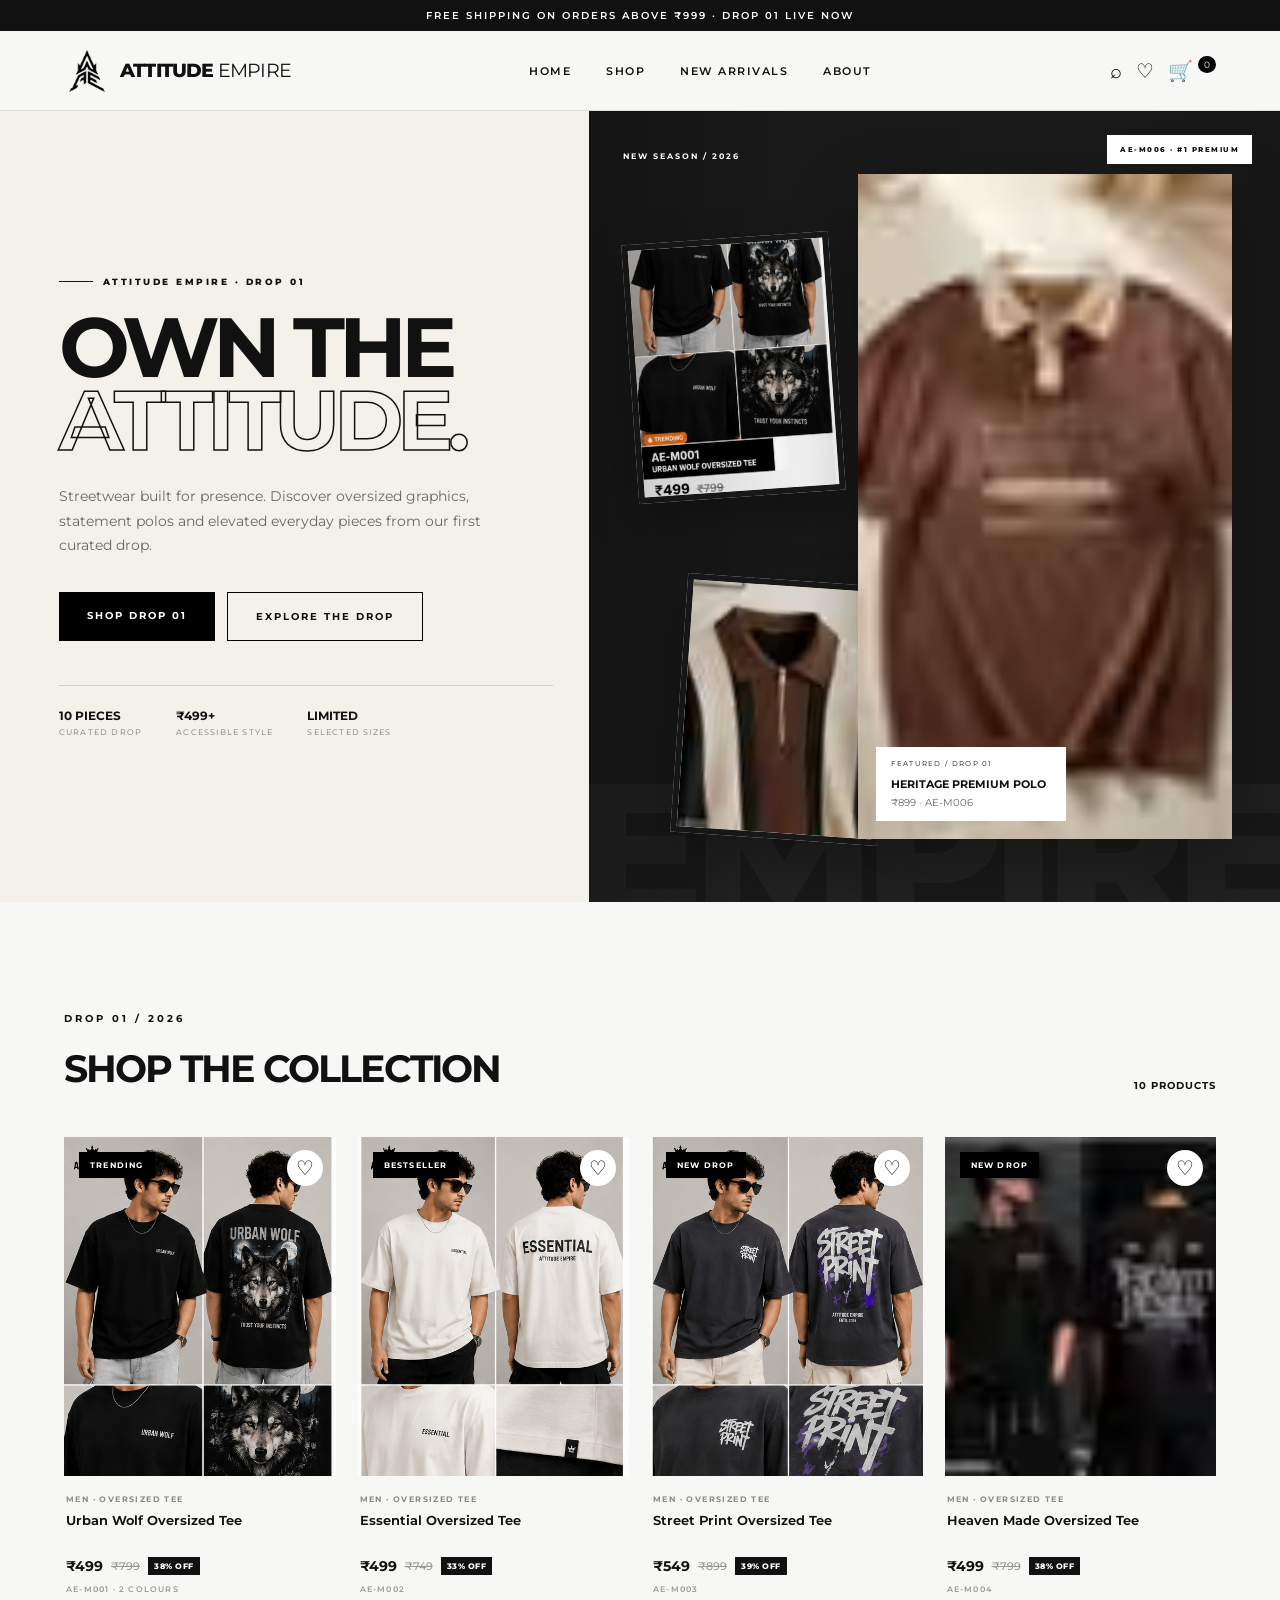
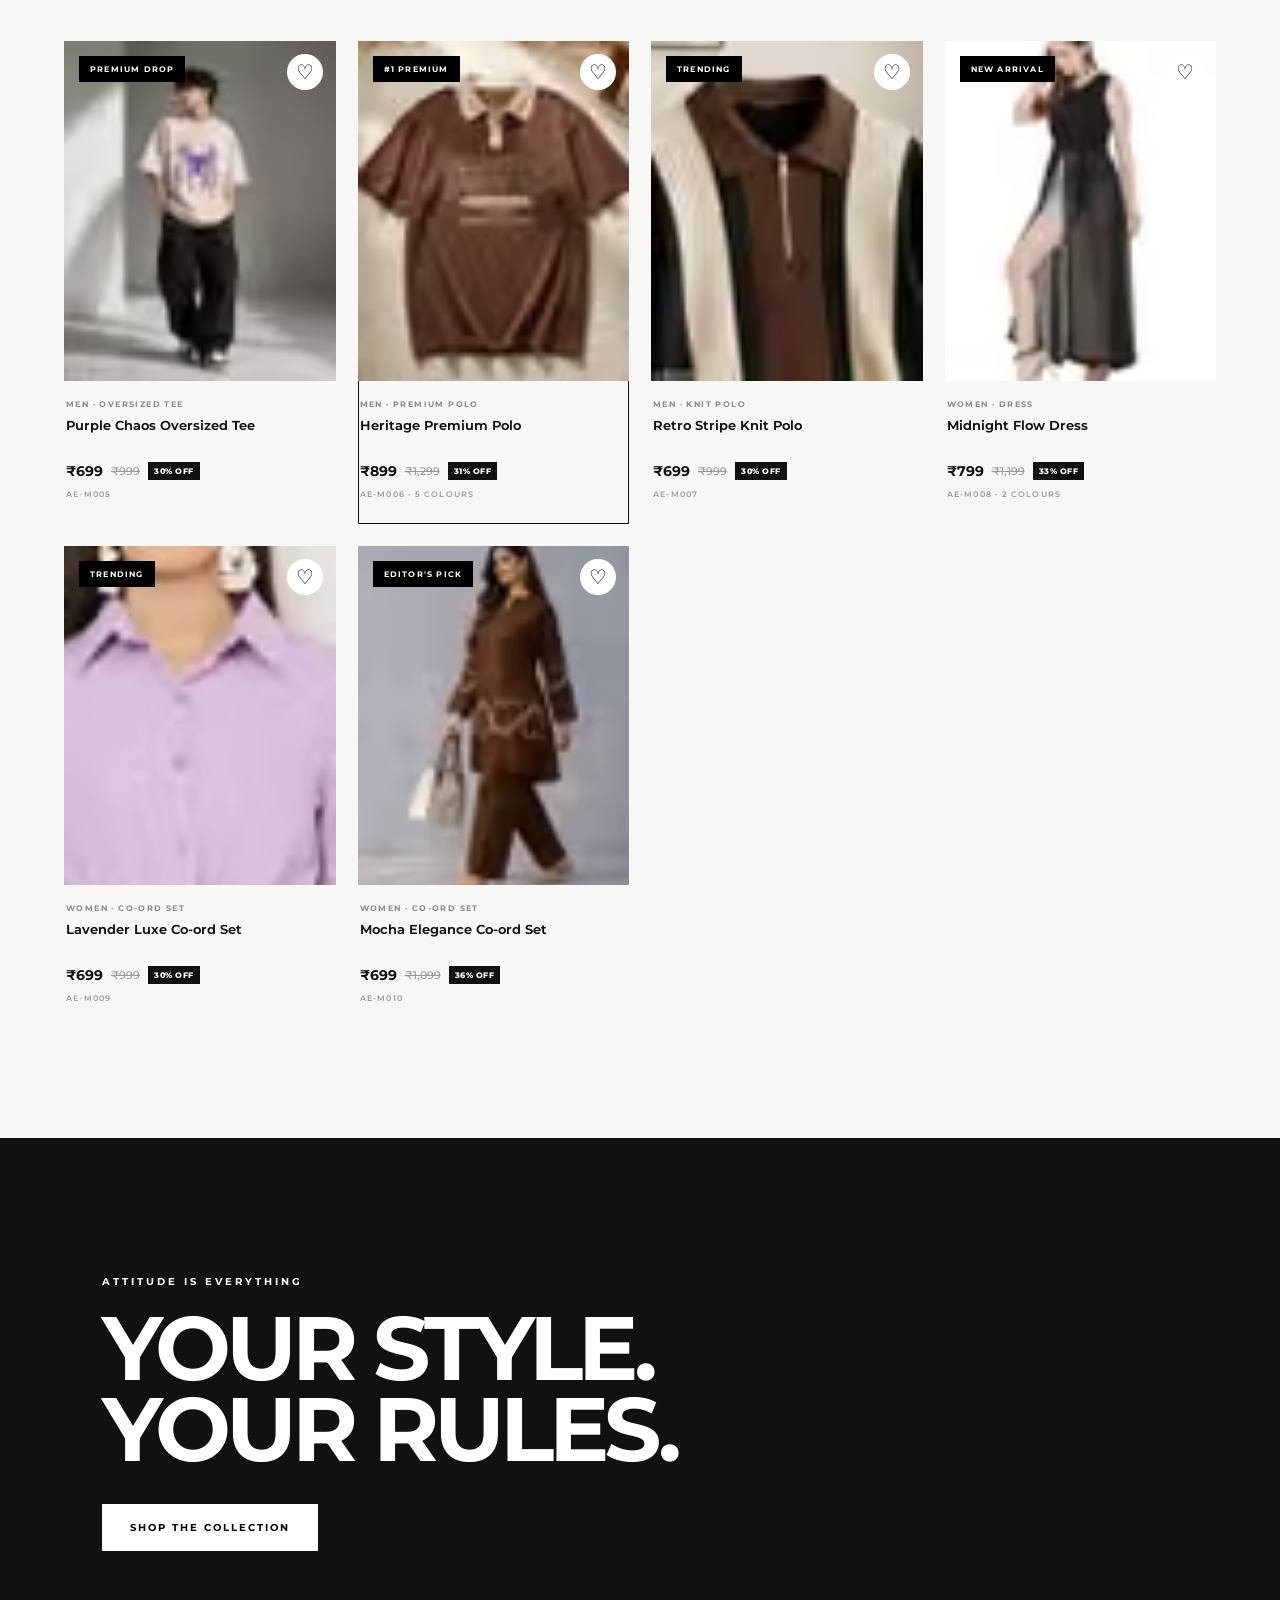
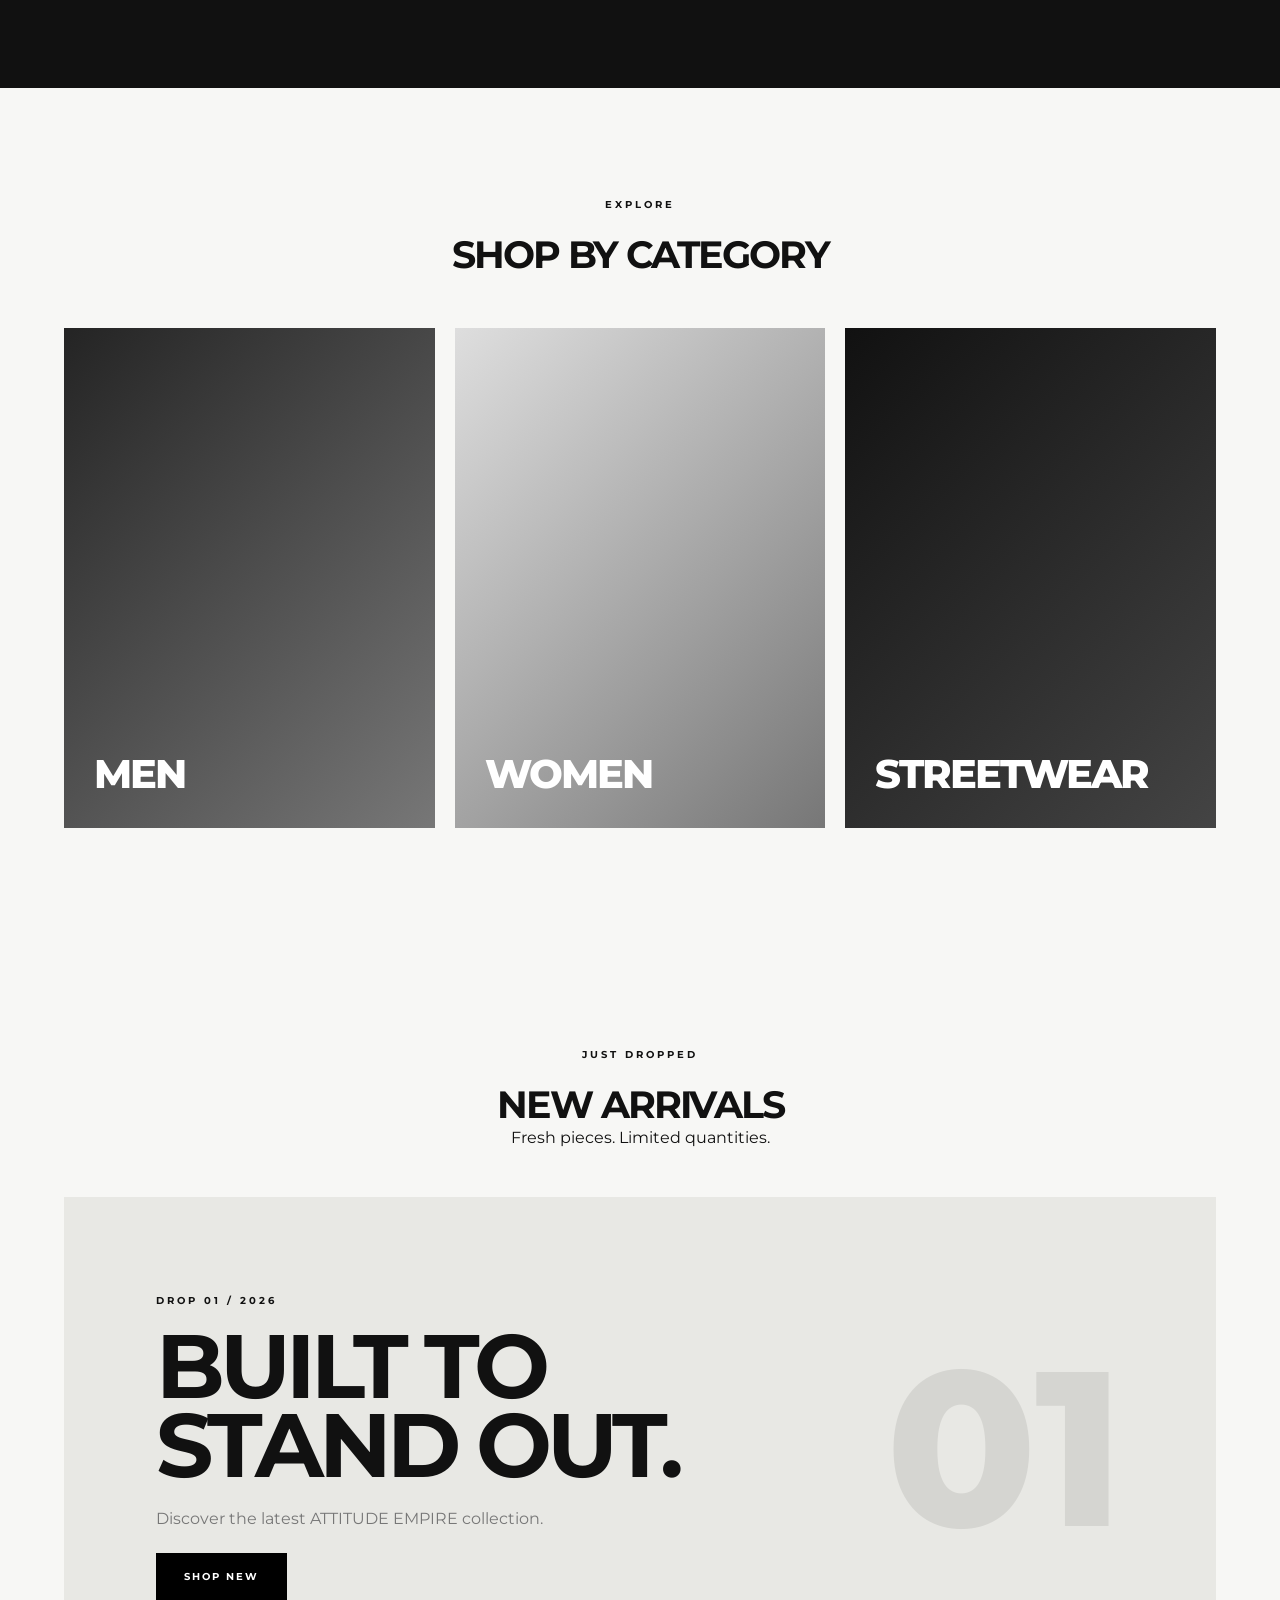
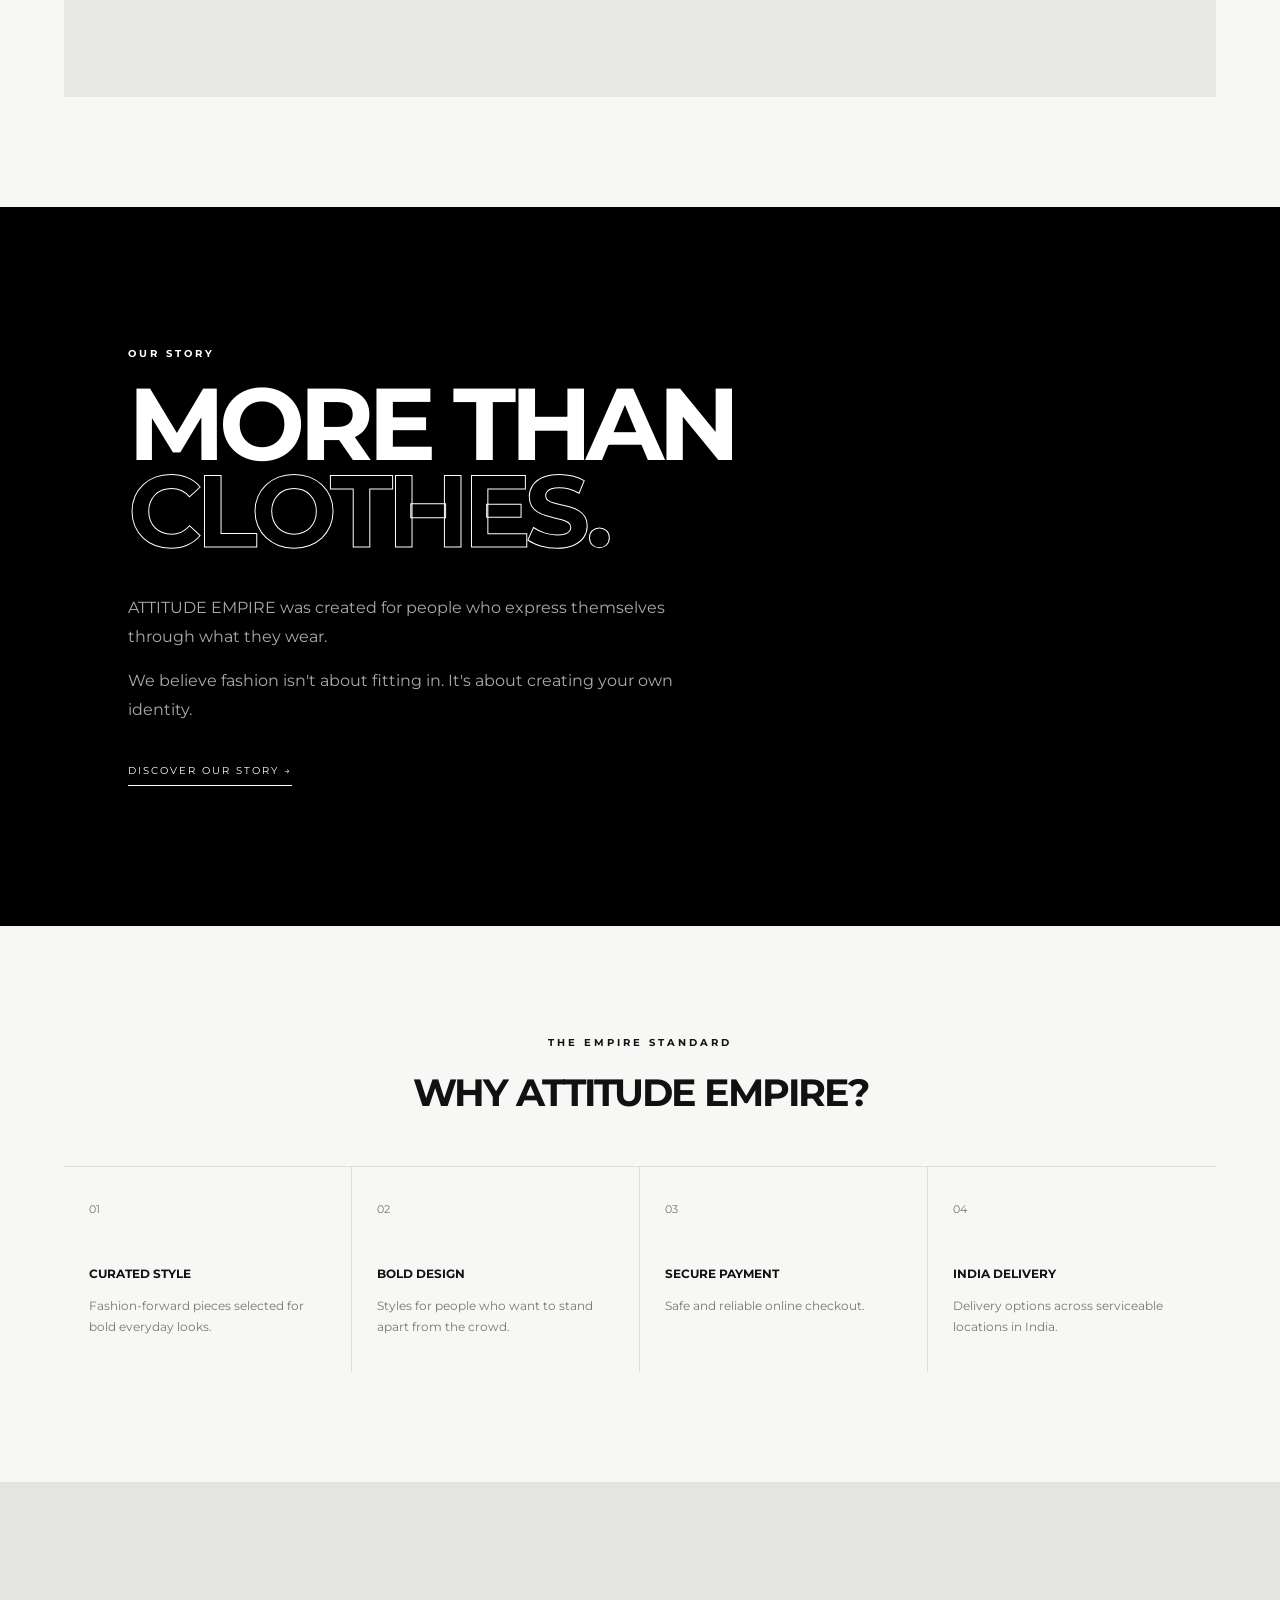
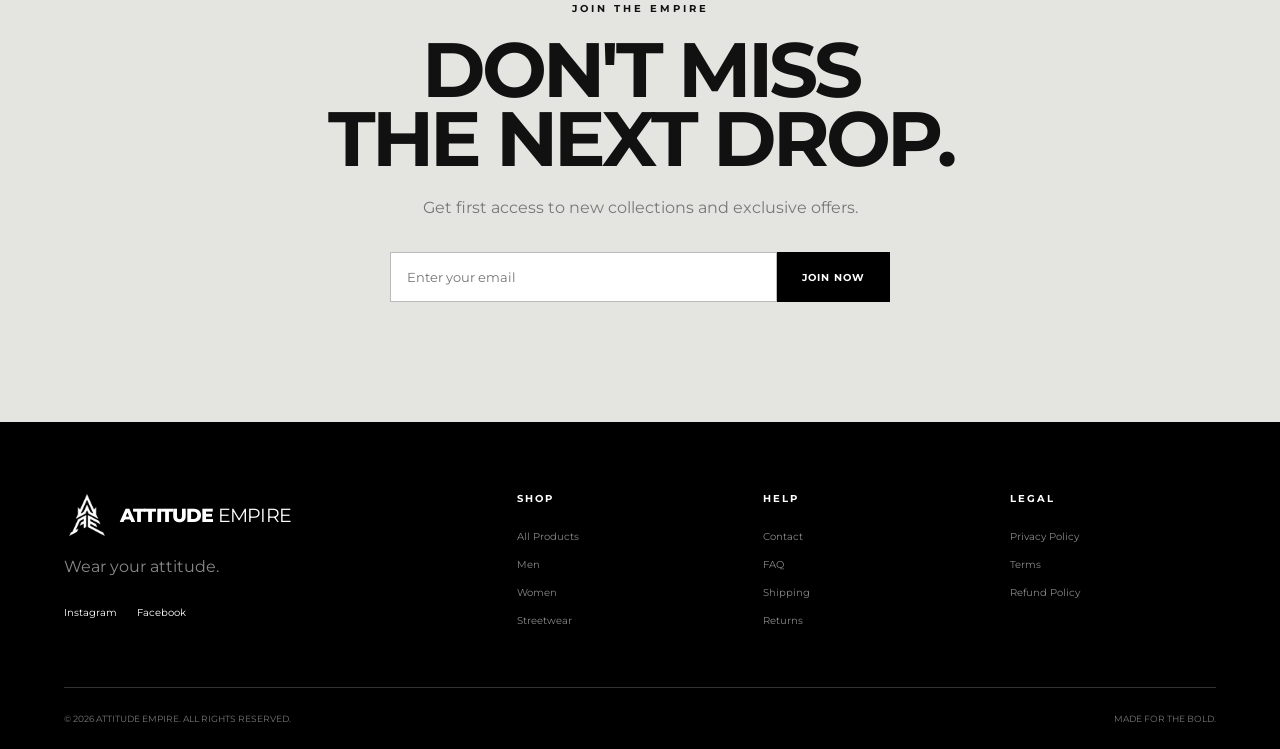
<file: index.html>
<!DOCTYPE html>
<html lang="en">
<head>
  <meta charset="UTF-8">
  <meta name="viewport" content="width=device-width, initial-scale=1.0">
  <title>ATTITUDE EMPIRE | Wear Your Attitude</title>
  <meta name="description" content="ATTITUDE EMPIRE - Premium streetwear designed for those who don't follow the crowd.">
  <link rel="icon" type="image/png" sizes="64x64" href="assets/favicon.png">
  <link rel="apple-touch-icon" sizes="180x180" href="assets/apple-touch-icon.png">
  <link rel="preconnect" href="https://fonts.googleapis.com">
  <link rel="preconnect" href="https://fonts.gstatic.com" crossorigin>
  <link href="https://fonts.googleapis.com/css2?family=Montserrat:wght@400;500;600;700;800&display=swap" rel="stylesheet">
  <link rel="stylesheet" href="style.css">
  <link rel="stylesheet" href="hero.css">
</head>
<body>
  <div class="announcement">FREE SHIPPING ON ORDERS ABOVE ₹999 · DROP 01 LIVE NOW</div>
  <header class="navbar"><a href="#home" class="logo" aria-label="ATTITUDE EMPIRE home"><img src="assets/attitude-empire-logo.png" alt="" width="52" height="52"><span class="logo-wordmark"><strong>ATTITUDE</strong> EMPIRE</span></a><nav class="desktop-nav"><a href="#home">HOME</a><a href="#shop">SHOP</a><a href="#new">NEW ARRIVALS</a><a href="#about">ABOUT</a></nav><div class="nav-actions"><button id="searchBtn" aria-label="Search">⌕</button><button aria-label="Wishlist">♡</button><button id="cartBtn" aria-label="Cart">🛒 <span id="cartCount">0</span></button><button id="menuBtn" class="mobile-menu-btn" aria-label="Menu">☰</button></div></header>
  <div id="mobileMenu" class="mobile-menu"><a href="#home">HOME</a><a href="#shop">SHOP</a><a href="#new">NEW ARRIVALS</a><a href="#about">ABOUT</a><a href="#contact">CONTACT</a></div>
  <div id="searchPanel" class="search-panel"><input type="text" id="searchInput" placeholder="Search products..."><button id="closeSearch">✕</button></div>
  <main>
    <section id="home" class="campaign-hero"><div class="campaign-copy"><div class="campaign-kicker">ATTITUDE EMPIRE · DROP 01</div><h1>OWN THE<br><em>ATTITUDE.</em></h1><p class="campaign-description">Streetwear built for presence. Discover oversized graphics, statement polos and elevated everyday pieces from our first curated drop.</p><div class="campaign-actions"><a class="btn btn-dark" href="#shop">SHOP DROP 01</a><a class="btn btn-outline" href="#new">EXPLORE THE DROP</a></div><div class="campaign-meta"><div><strong>10 PIECES</strong><span>CURATED DROP</span></div><div><strong>₹499+</strong><span>ACCESSIBLE STYLE</span></div><div><strong>LIMITED</strong><span>SELECTED SIZES</span></div></div></div><div class="campaign-visual"><div class="hero-drop-tag">NEW SEASON / 2026</div><div class="hero-premium-tag">AE-M006 · #1 PREMIUM</div><div class="campaign-bg-word">EMPIRE</div><div class="hero-float-card hero-float-one"><img src="assets/products/AE-M001-Urban-Wolf.png" alt="Urban Wolf Oversized Tee"></div><div class="hero-float-card hero-float-two"><img src="assets/products/AE-M007-1.png" alt="Retro Stripe Knit Polo"></div><div class="hero-main-card"><img src="assets/products/AE-M006-brown-1.png" alt="Heritage Premium Polo"><div class="hero-main-label"><small>FEATURED / DROP 01</small><strong>HERITAGE PREMIUM POLO</strong><span>₹899 · AE-M006</span></div></div></div></section>
    <section id="shop" class="section"><div class="section-heading"><div><p class="eyebrow">DROP 01 / 2026</p><h2>SHOP THE COLLECTION</h2></div><span class="view-all">10 PRODUCTS</span></div><div id="products" class="product-grid">
      <article class="product-card" data-name="Urban Flame Oversized Tee White Black AE-M001"><div class="product-image"><span class="badge">TRENDING</span><button class="wishlist">♡</button><div class="product-placeholder">URBAN FLAME</div><button class="quick-add" data-product-id="AE-M001">SELECT OPTIONS</button></div><div class="product-info"><small>MEN · OVERSIZED TEE</small><h3>Urban Flame Oversized Tee</h3><p><strong>₹499</strong></p><span>AE-M001 · 2 COLOURS</span></div></article>
      <article class="product-card" data-name="Shadow Bunny Oversized Tee Black AE-M002"><div class="product-image"><span class="badge">NEW DROP</span><button class="wishlist">♡</button><div class="product-placeholder">SHADOW BUNNY</div><button class="quick-add" data-product-id="AE-M002">SELECT OPTIONS</button></div><div class="product-info"><small>MEN · OVERSIZED TEE</small><h3>Shadow Bunny Oversized Tee</h3><p><strong>₹499</strong></p><span>AE-M002</span></div></article>
      <article class="product-card" data-name="Taurus Oversized Graphic Tee Black AE-M003"><div class="product-image"><span class="badge">HOT DROP</span><button class="wishlist">♡</button><div class="product-placeholder">TAURUS</div><button class="quick-add" data-product-id="AE-M003">SELECT OPTIONS</button></div><div class="product-info"><small>MEN · OVERSIZED TEE</small><h3>Taurus Oversized Graphic Tee</h3><p><strong>₹499</strong></p><span>AE-M003</span></div></article>
      <article class="product-card" data-name="Heaven Made Oversized Tee Black AE-M004"><div class="product-image"><span class="badge">NEW DROP</span><button class="wishlist">♡</button><div class="product-placeholder">HEAVEN MADE</div><button class="quick-add" data-product-id="AE-M004">SELECT OPTIONS</button></div><div class="product-info"><small>MEN · OVERSIZED TEE</small><h3>Heaven Made Oversized Tee</h3><p><strong>₹499</strong></p><span>AE-M004</span></div></article>
      <article class="product-card" data-name="Purple Chaos Oversized Tee Beige Cream AE-M005"><div class="product-image"><span class="badge">PREMIUM DROP</span><button class="wishlist">♡</button><div class="product-placeholder">PURPLE CHAOS</div><button class="quick-add" data-product-id="AE-M005">SELECT OPTIONS</button></div><div class="product-info"><small>MEN · OVERSIZED TEE</small><h3>Purple Chaos Oversized Tee</h3><p><strong>₹699</strong></p><span>AE-M005</span></div></article>
      <article class="product-card premium-card" data-name="Heritage Premium Polo Brown White Black Beige Navy AE-M006"><div class="product-image"><span class="badge">#1 PREMIUM</span><button class="wishlist">♡</button><div class="product-placeholder">HERITAGE POLO</div><button class="quick-add" data-product-id="AE-M006">SELECT OPTIONS</button></div><div class="product-info"><small>MEN · PREMIUM POLO</small><h3>Heritage Premium Polo</h3><p><strong>₹899</strong></p><span>AE-M006 · 5 COLOURS</span></div></article>
      <article class="product-card" data-name="Retro Stripe Knit Polo Black Cream Brown AE-M007"><div class="product-image"><span class="badge">TRENDING</span><button class="wishlist">♡</button><div class="product-placeholder">RETRO STRIPE</div><button class="quick-add" data-product-id="AE-M007">SELECT OPTIONS</button></div><div class="product-info"><small>MEN · KNIT POLO</small><h3>Retro Stripe Knit Polo</h3><p><strong>₹699</strong></p><span>AE-M007</span></div></article>
      <article class="product-card" data-name="Midnight Flow Dress Black Blush Pink AE-M008"><div class="product-image"><span class="badge">NEW ARRIVAL</span><button class="wishlist">♡</button><img class="product-photo" src="assets/ae-m008-black-1.png" alt="Midnight Flow Dress in black"><button class="quick-add" data-product-id="AE-M008">SELECT OPTIONS</button></div><div class="product-info"><small>WOMEN · DRESS</small><h3>Midnight Flow Dress</h3><p><strong>₹799</strong></p><span>AE-M008 · 2 COLOURS</span></div></article>
      <article class="product-card" data-name="Lavender Luxe Co-ord Set Lilac AE-M009"><div class="product-image"><span class="badge">TRENDING</span><button class="wishlist">♡</button><img class="product-photo" src="assets/ae-m009-1.png" alt="Lavender Luxe Co-ord Set"><button class="quick-add" data-product-id="AE-M009">SELECT OPTIONS</button></div><div class="product-info"><small>WOMEN · CO-ORD SET</small><h3>Lavender Luxe Co-ord Set</h3><p><strong>₹699</strong></p><span>AE-M009</span></div></article>
      <article class="product-card" data-name="Mocha Elegance Co-ord Set Chocolate Brown AE-M010"><div class="product-image"><span class="badge">EDITOR'S PICK</span><button class="wishlist">♡</button><img class="product-photo" src="assets/ae-m010-1.png" alt="Mocha Elegance Co-ord Set"><button class="quick-add" data-product-id="AE-M010">SELECT OPTIONS</button></div><div class="product-info"><small>WOMEN · CO-ORD SET</small><h3>Mocha Elegance Co-ord Set</h3><p><strong>₹699</strong></p><span>AE-M010</span></div></article>
    </div></section>
    <section class="statement"><div><p class="eyebrow">ATTITUDE IS EVERYTHING</p><h2>YOUR STYLE.<br>YOUR RULES.</h2><a href="#shop" class="btn btn-light">SHOP THE COLLECTION</a></div></section>
    <section class="section categories-section"><div class="center-heading"><p class="eyebrow">EXPLORE</p><h2>SHOP BY CATEGORY</h2></div><div class="category-grid"><a href="#shop" class="category-card"><div class="category-bg men"><span>MEN</span></div></a><a href="#shop" class="category-card"><div class="category-bg women"><span>WOMEN</span></div></a><a href="#shop" class="category-card"><div class="category-bg unisex"><span>STREETWEAR</span></div></a></div></section>
    <section id="new" class="section new-arrivals"><div class="center-heading"><p class="eyebrow">JUST DROPPED</p><h2>NEW ARRIVALS</h2><p>Fresh pieces. Limited quantities.</p></div><div class="new-arrival-box"><div><p class="eyebrow">DROP 01 / 2026</p><h2>BUILT TO<br>STAND OUT.</h2><p>Discover the latest ATTITUDE EMPIRE collection.</p><a href="#shop" class="btn btn-dark">SHOP NEW</a></div><div class="drop-number">01</div></div></section>
    <section id="about" class="about"><div class="about-content"><p class="eyebrow">OUR STORY</p><h2>MORE THAN<br><span>CLOTHES.</span></h2><p>ATTITUDE EMPIRE was created for people who express themselves through what they wear.</p><p>We believe fashion isn't about fitting in. It's about creating your own identity.</p><a href="#contact" class="text-link">DISCOVER OUR STORY →</a></div></section>
    <section class="section why-us"><div class="center-heading"><p class="eyebrow">THE EMPIRE STANDARD</p><h2>WHY ATTITUDE EMPIRE?</h2></div><div class="features"><div class="feature"><div>01</div><h3>CURATED STYLE</h3><p>Fashion-forward pieces selected for bold everyday looks.</p></div><div class="feature"><div>02</div><h3>BOLD DESIGN</h3><p>Styles for people who want to stand apart from the crowd.</p></div><div class="feature"><div>03</div><h3>SECURE PAYMENT</h3><p>Safe and reliable online checkout.</p></div><div class="feature"><div>04</div><h3>INDIA DELIVERY</h3><p>Delivery options across serviceable locations in India.</p></div></div></section>
    <section class="newsletter"><p class="eyebrow">JOIN THE EMPIRE</p><h2>DON'T MISS<br>THE NEXT DROP.</h2><p>Get first access to new collections and exclusive offers.</p><form id="newsletterForm"><input type="email" placeholder="Enter your email" required><button type="submit">JOIN NOW</button></form></section>
  </main>
  <div id="productModal" class="product-modal" role="dialog" aria-modal="true" aria-labelledby="modalName"><button id="closeProduct" class="modal-close" aria-label="Close product options">✕</button><div class="modal-gallery"><img id="modalImage" alt=""><div id="modalThumbs" class="modal-thumbs"></div></div><div class="modal-details"><p id="modalCategory" class="eyebrow"></p><h2 id="modalName"></h2><p id="modalCode" class="modal-code"></p><p id="modalDescription" class="modal-description"></p><strong id="modalPrice" class="modal-price"></strong><div class="option-group"><span>COLOUR</span><div id="colourOptions" class="option-buttons"></div></div><div class="option-group"><span>SIZE</span><div id="sizeOptions" class="option-buttons"></div></div><button id="addSelected" class="checkout-btn">ADD TO CART</button></div></div>
  <aside id="cartDrawer" class="cart-drawer"><div class="cart-header"><h2>YOUR CART</h2><button id="closeCart">✕</button></div><div id="cartItems" class="cart-items"><p class="empty-cart">Your cart is empty.</p></div><div class="cart-footer"><div class="cart-total"><span>TOTAL</span><strong id="cartTotal">₹0</strong></div><button id="checkoutBtn" class="checkout-btn">PROCEED TO CHECKOUT</button></div></aside><div id="overlay" class="overlay"></div>
  <footer id="contact"><div class="footer-main"><div class="footer-brand"><a href="#home" class="logo footer-logo" aria-label="ATTITUDE EMPIRE home"><img src="assets/attitude-empire-logo.png" alt="" width="64" height="64"><span class="logo-wordmark"><strong>ATTITUDE</strong> EMPIRE</span></a><p>Wear your attitude.</p><div class="socials"><a href="#">Instagram</a><a href="#">Facebook</a></div></div><div class="footer-column"><h4>SHOP</h4><a href="#shop">All Products</a><a href="#shop">Men</a><a href="#shop">Women</a><a href="#shop">Streetwear</a></div><div class="footer-column"><h4>HELP</h4><a href="#contact">Contact</a><a href="#">FAQ</a><a href="#">Shipping</a><a href="#">Returns</a></div><div class="footer-column"><h4>LEGAL</h4><a href="#">Privacy Policy</a><a href="#">Terms</a><a href="#">Refund Policy</a></div></div><div class="footer-bottom"><p>© 2026 ATTITUDE EMPIRE. ALL RIGHTS RESERVED.</p><p>MADE FOR THE BOLD.</p></div></footer>
  <script src="script.js"></script>
</body>
</html>
</file>
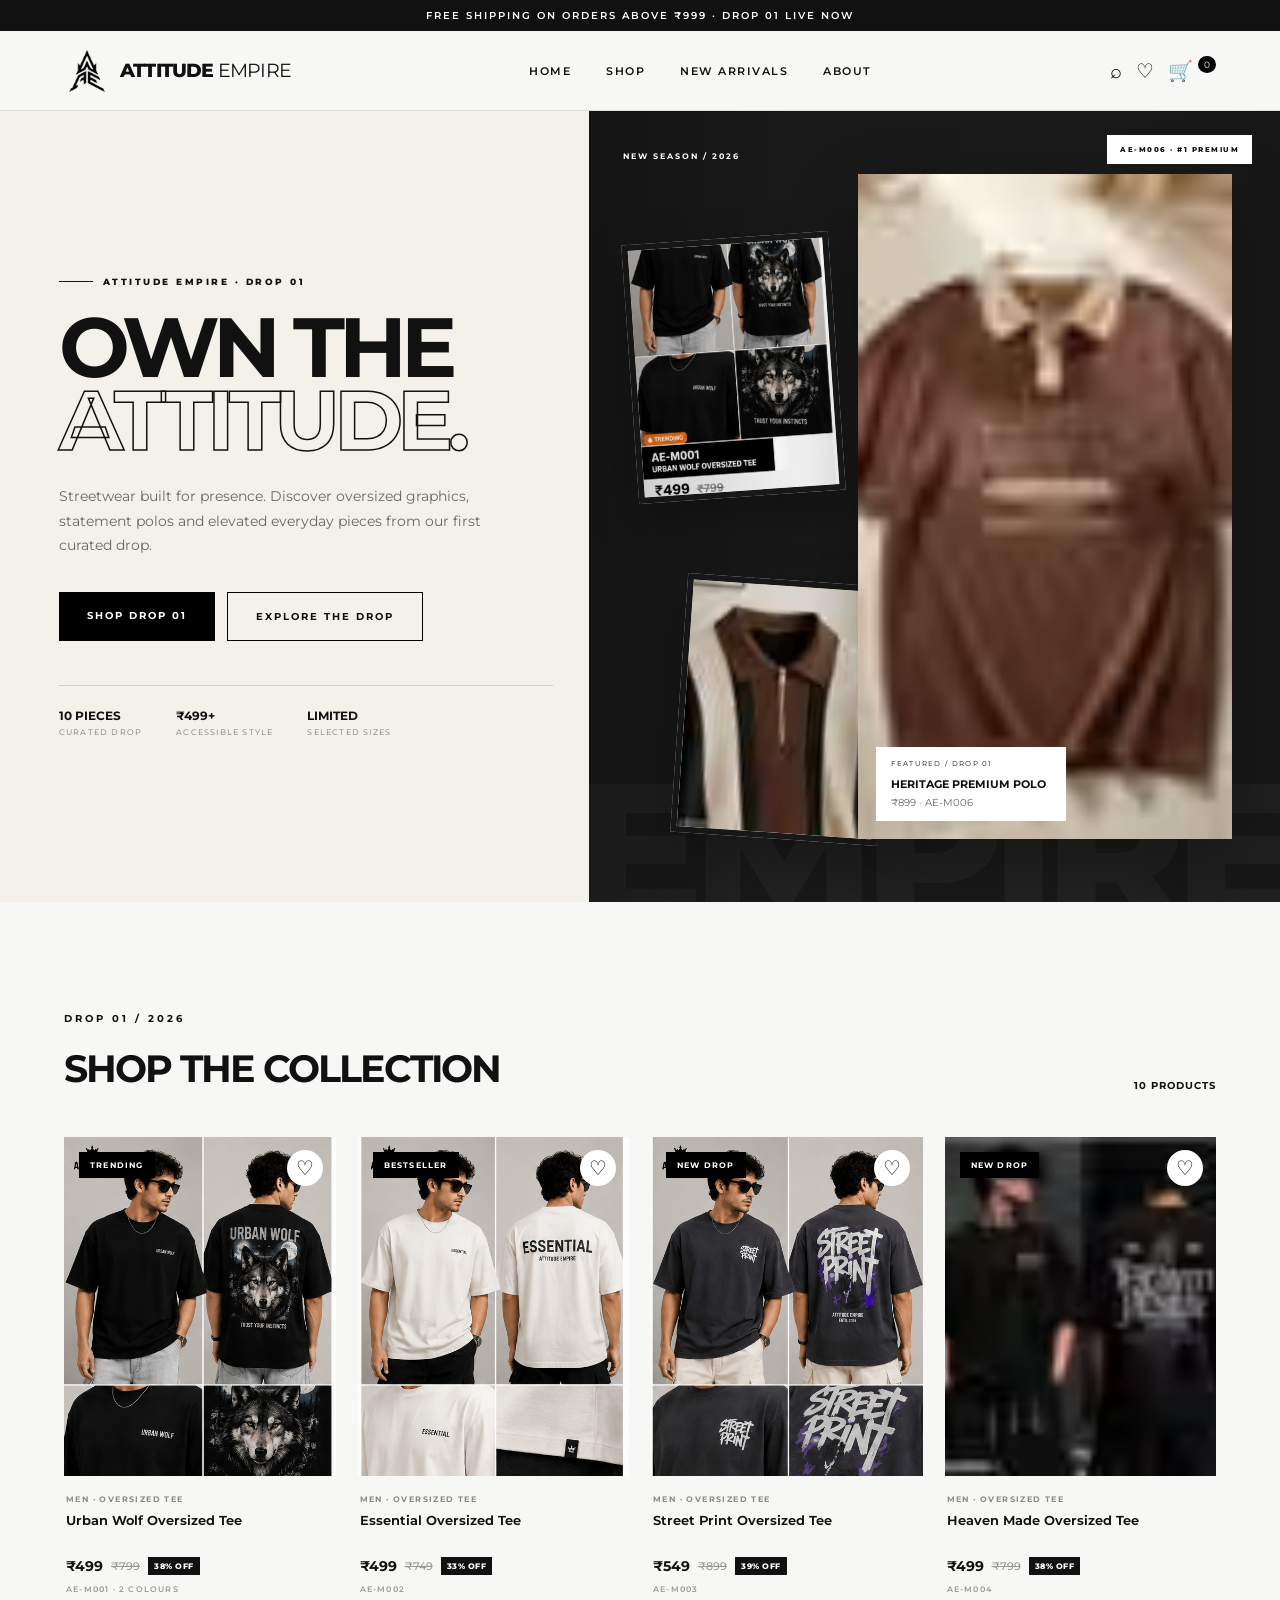
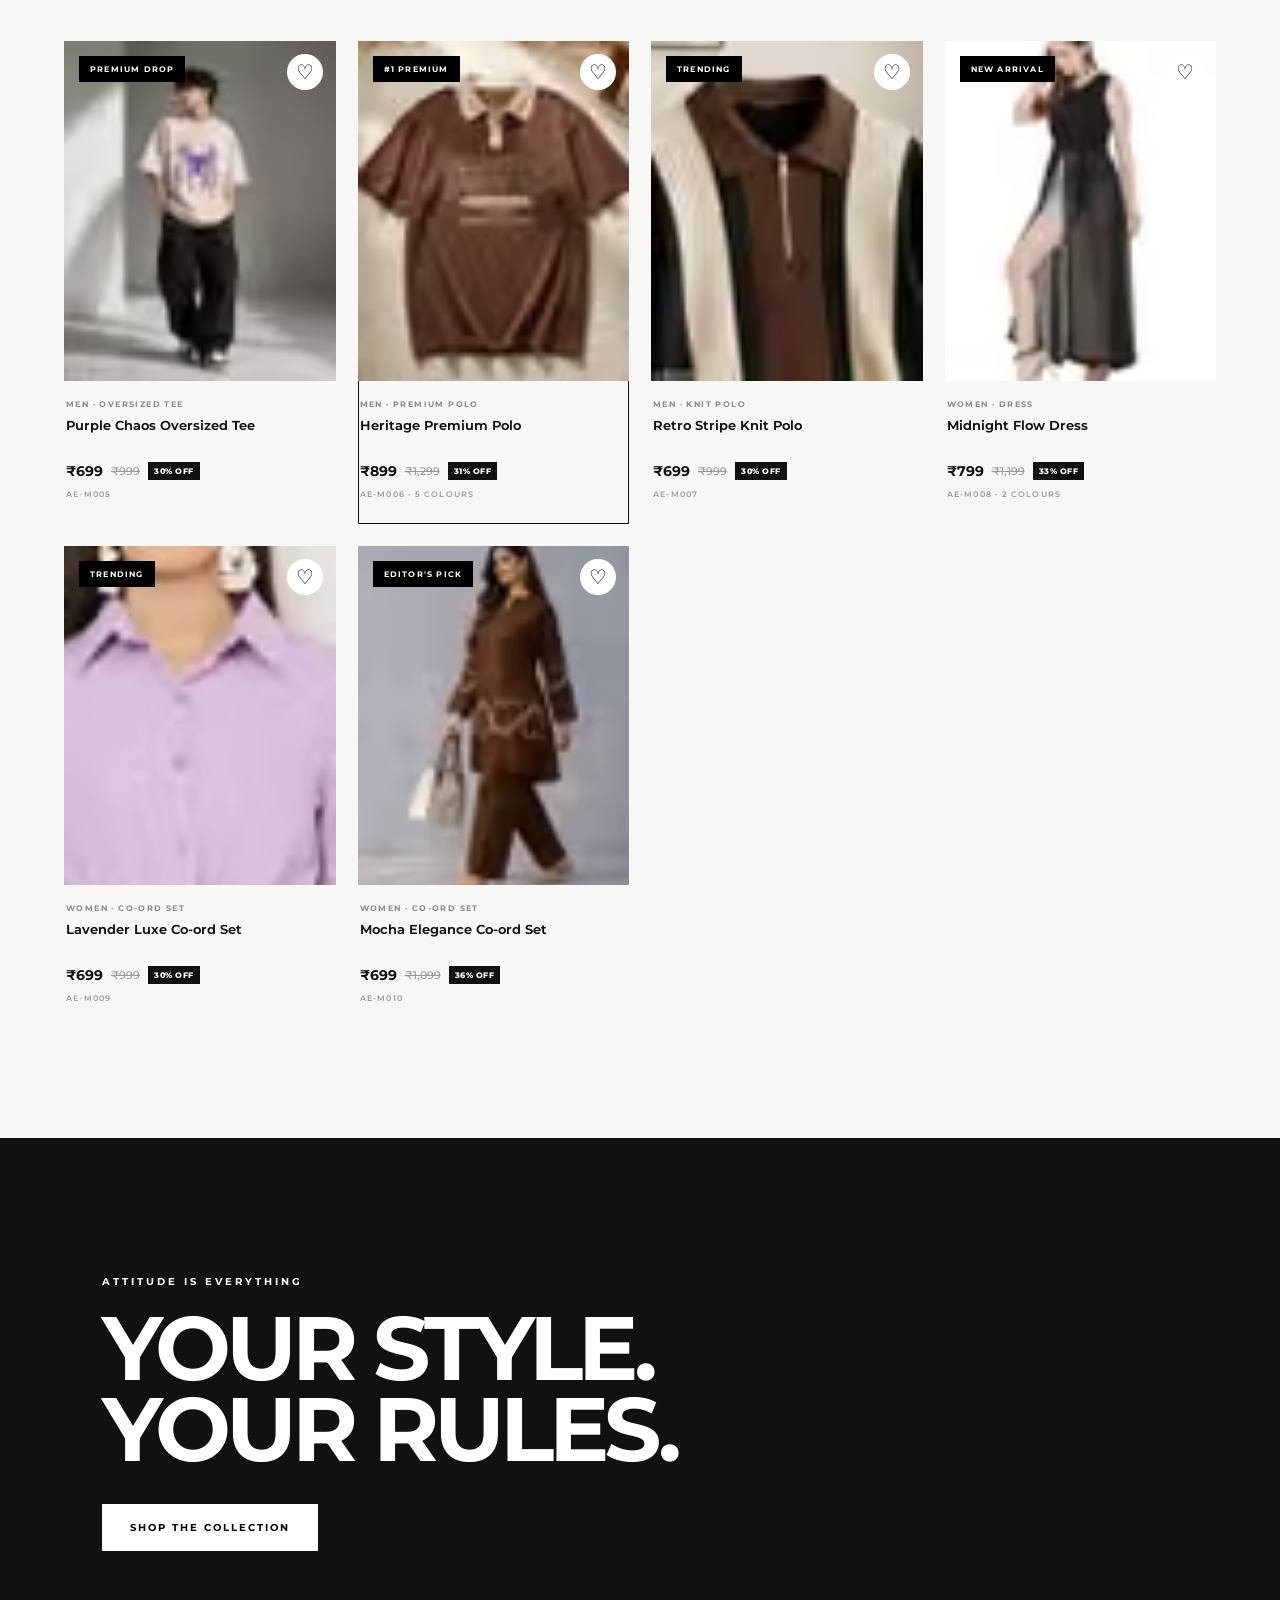
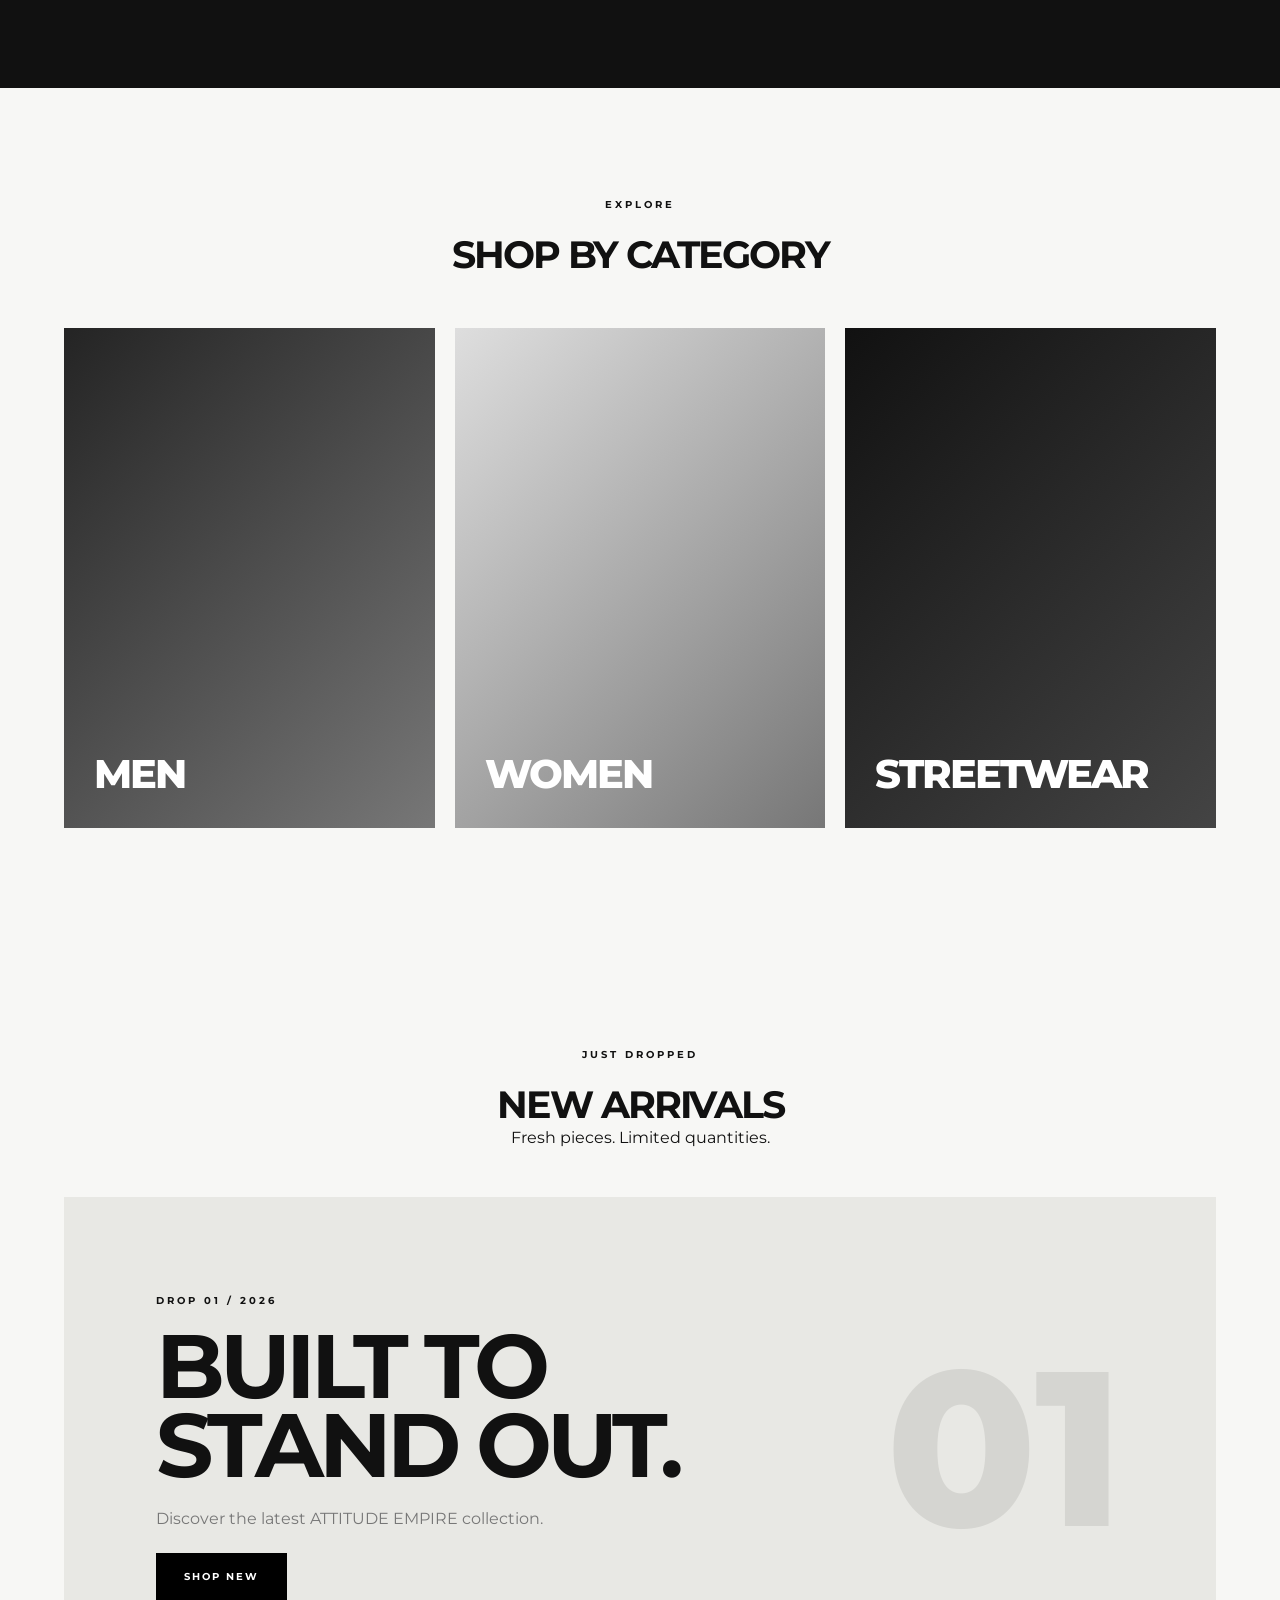
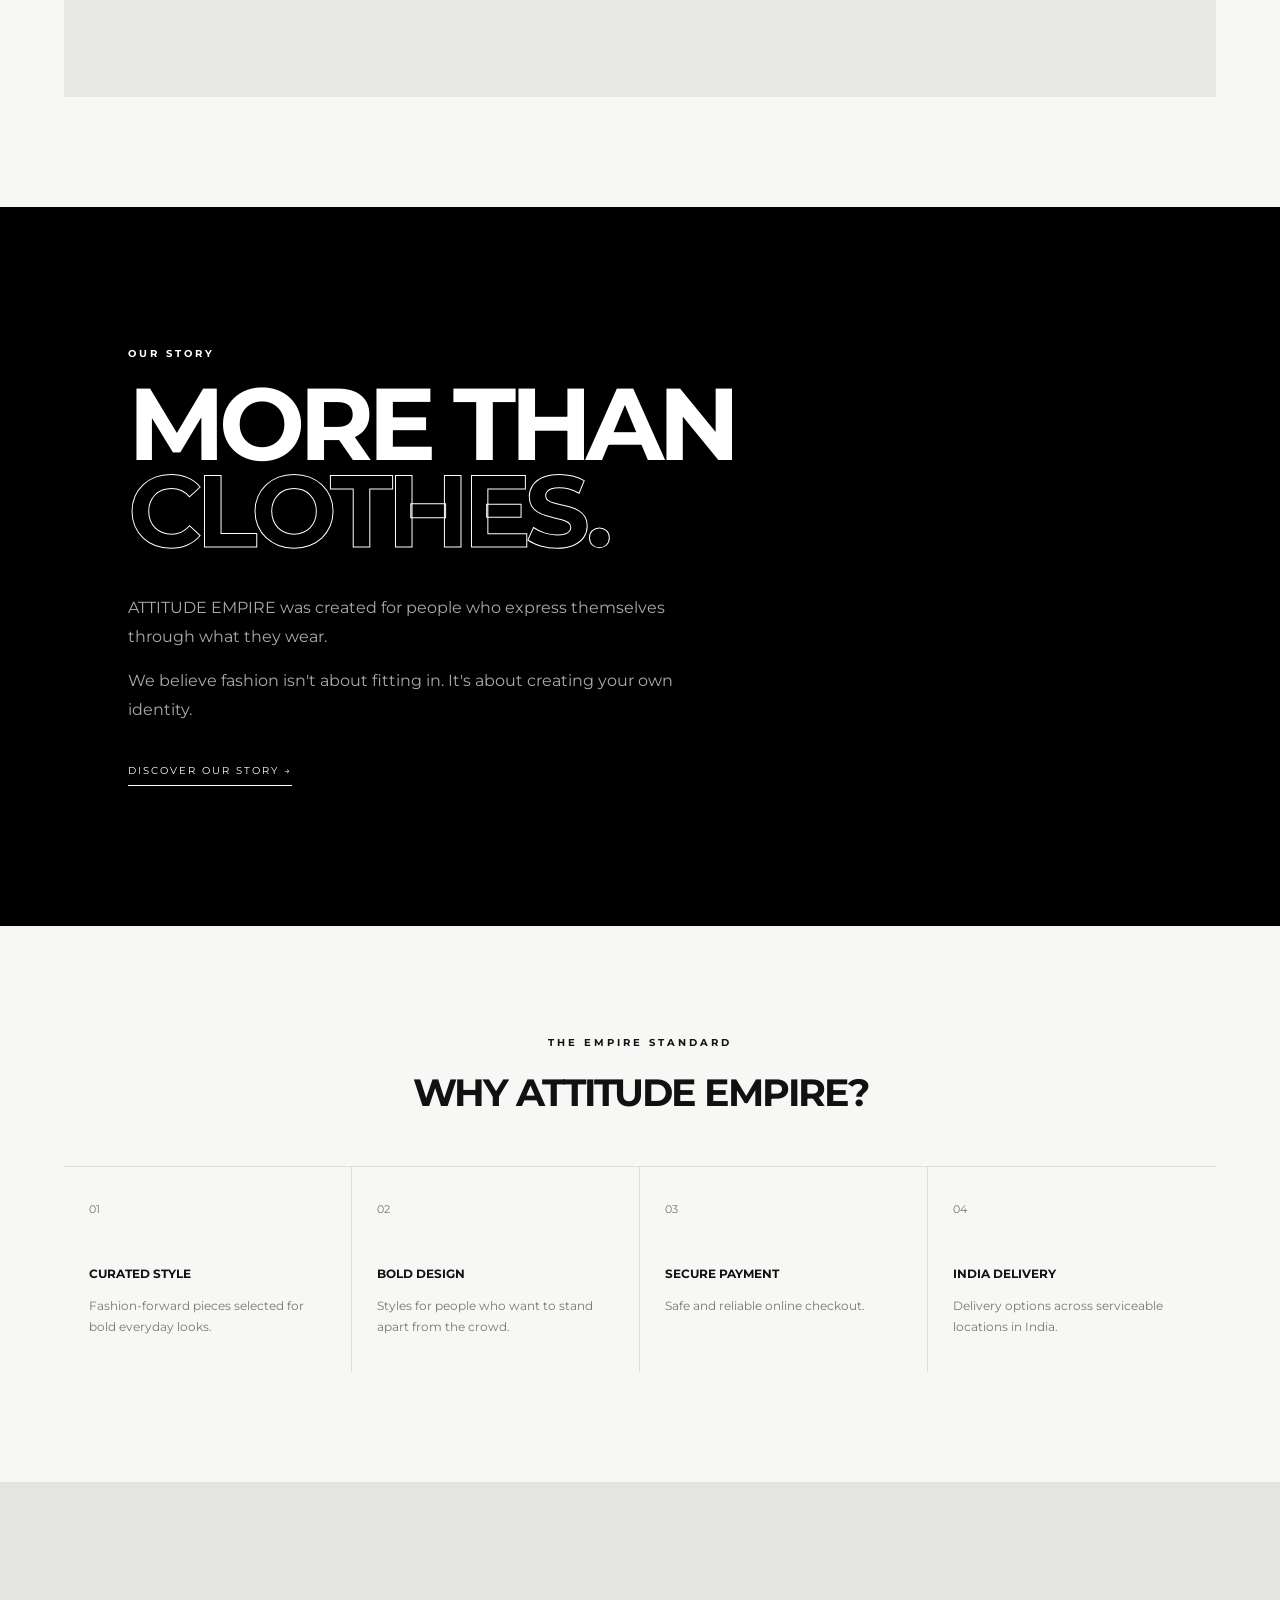
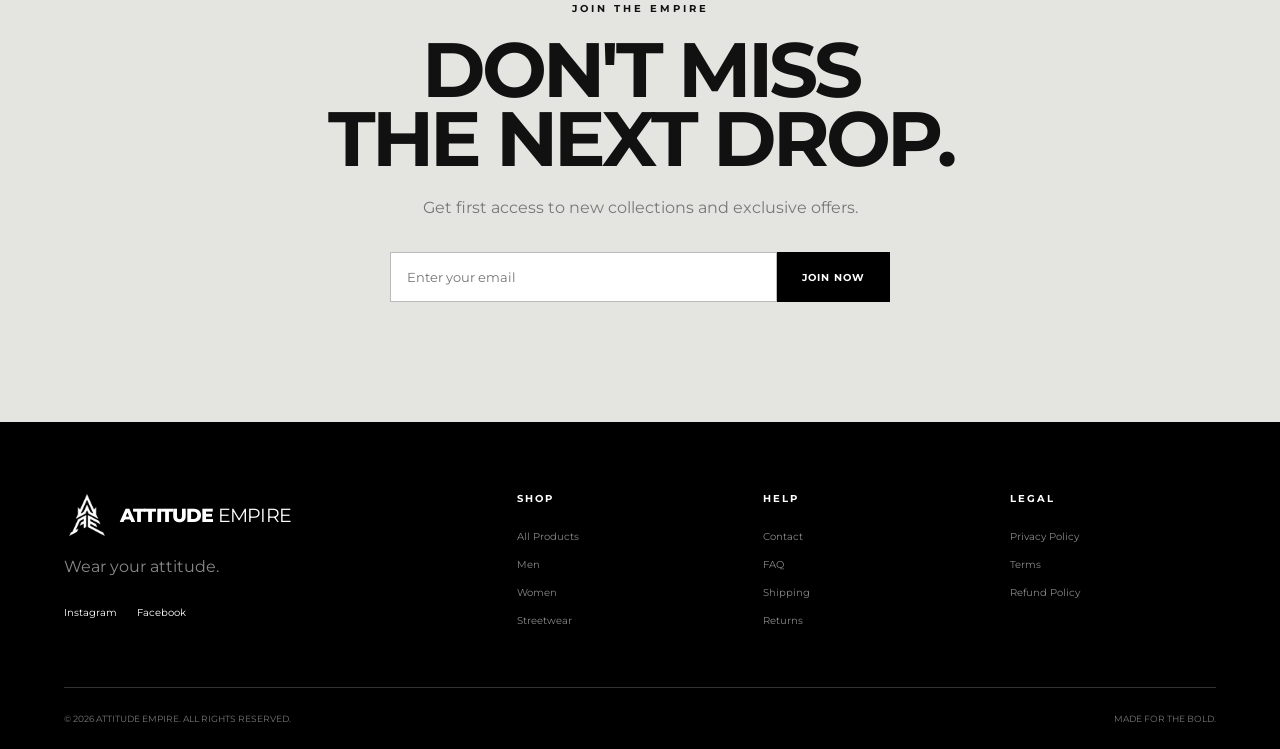
<file: order-success.html>
<!DOCTYPE html><html lang="en"><head><meta charset="UTF-8"><meta name="viewport" content="width=device-width,initial-scale=1.0"><title>Order Confirmed | ATTITUDE EMPIRE</title><link rel="preconnect" href="https://fonts.googleapis.com"><link rel="preconnect" href="https://fonts.gstatic.com" crossorigin><link href="https://fonts.googleapis.com/css2?family=Montserrat:wght@400;500;600;700;800&display=swap" rel="stylesheet"><style>*{box-sizing:border-box}body{margin:0;background:#f5f3ee;color:#111;font-family:Montserrat,Arial,sans-serif}.wrap{min-height:100vh;display:grid;place-items:center;padding:30px}.card{width:min(680px,100%);background:#fff;padding:55px;box-shadow:0 20px 60px rgba(0,0,0,.08)}.logo{display:flex;align-items:center;gap:10px;font-size:17px;margin-bottom:45px}.logo img{width:45px}.logo strong{font-weight:800}.eyebrow{font-size:9px;letter-spacing:2px;font-weight:800}.tick{width:52px;height:52px;border-radius:50%;background:#111;color:#fff;display:grid;place-items:center;font-size:24px;margin:18px 0}.card h1{font-size:clamp(42px,7vw,72px);line-height:.9;letter-spacing:-4px;margin:0 0 25px}.lead{color:#666;font-size:13px;line-height:1.7}.order-box{margin:30px 0;border-top:1px solid #ddd;border-bottom:1px solid #ddd;padding:20px 0;display:grid;gap:12px}.line{display:flex;justify-content:space-between;gap:20px;font-size:11px}.line span{color:#777}.actions{display:flex;gap:10px;flex-wrap:wrap}.btn{padding:15px 20px;text-decoration:none;font-size:9px;font-weight:800;letter-spacing:1.4px;border:1px solid #111;color:#111}.dark{background:#111;color:#fff}.note{font-size:9px;color:#888;line-height:1.6;margin-top:25px}@media(max-width:600px){.card{padding:35px 22px}.card h1{font-size:50px}.actions{flex-direction:column}.btn{text-align:center}}</style></head><body><main class="wrap"><section class="card"><div class="logo"><img src="assets/attitude-empire-logo.png" alt=""><span><strong>ATTITUDE</strong> EMPIRE</span></div><p class="eyebrow">DROP 01 / ORDER CONFIRMED</p><div class="tick">✓</div><h1>ORDER<br>RECEIVED.</h1><p class="lead">Thank you for shopping with ATTITUDE EMPIRE. Your Cash on Delivery order has been prepared. Keep your order ID for reference and send the order to our WhatsApp to complete submission.</p><div class="order-box"><div class="line"><span>ORDER ID</span><strong id="orderId">—</strong></div><div class="line"><span>PAYMENT</span><strong>Cash on Delivery</strong></div><div class="line"><span>ORDER TOTAL</span><strong id="orderTotal">—</strong></div><div class="line"><span>DELIVER TO</span><strong id="customerName">—</strong></div></div><div class="actions"><a class="btn dark" id="whatsappOrder" href="#">SEND ORDER TO ATTITUDE EMPIRE</a><a class="btn" href="index.html#shop">CONTINUE SHOPPING</a></div><p class="note">Your order is sent to ATTITUDE EMPIRE through WhatsApp with the order ID, customer details, delivery address, selected products, colours, sizes and COD total.</p></section></main><script>const order=JSON.parse(localStorage.getItem('ae_last_order')||'null');if(!order){location.href='index.html'}else{document.getElementById('orderId').textContent=order.id;document.getElementById('orderTotal').textContent='₹'+order.total.toLocaleString('en-IN');document.getElementById('customerName').textContent=order.customer.firstName+' '+order.customer.lastName;const lines=['ATTITUDE EMPIRE — NEW COD ORDER','Order ID: '+order.id,'','Customer: '+order.customer.firstName+' '+order.customer.lastName,'Phone: '+order.customer.phone,'Email: '+order.customer.email,'Address: '+order.customer.address+(order.customer.address2?', '+order.customer.address2:'')+', '+order.customer.city+', '+order.customer.state+' - '+order.customer.pincode,'','ITEMS'];order.items.forEach((x,i)=>lines.push((i+1)+'. '+x.product+' ('+x.code+') | '+x.colour+' | Size '+x.size+' | ₹'+x.price));lines.push('','Subtotal: ₹'+order.subtotal,'Shipping: '+(order.shipping===0?'FREE':'₹'+order.shipping),'Discount: ₹'+order.discount,'TOTAL COD: ₹'+order.total,'','Please confirm my COD order.');const btn=document.getElementById('whatsappOrder');btn.href='https://wa.me/918918025984?text='+encodeURIComponent(lines.join('\n'));btn.target='_blank';btn.rel='noopener'}</script></body></html>
</file>
<file: style.css>
*{margin:0;padding:0;box-sizing:border-box}:root{--black:#111;--white:#fff;--cream:#f7f7f5;--gray:#777;--border:#dededb}html{scroll-behavior:smooth}body{font-family:"Montserrat",Arial,sans-serif;background:var(--cream);color:var(--black);overflow-x:hidden}a{color:inherit;text-decoration:none}button,input{font-family:inherit}button{cursor:pointer;border:0}.announcement{background:var(--black);color:white;text-align:center;padding:9px;font-size:10px;letter-spacing:2px;font-weight:600}.navbar{height:80px;padding:0 5%;display:flex;align-items:center;justify-content:space-between;background:rgba(247,247,245,.96);border-bottom:1px solid var(--border);position:sticky;top:0;z-index:100}.logo{font-size:19px;font-weight:800;letter-spacing:-.8px}.logo span{font-weight:400;margin-left:4px}.desktop-nav{display:flex;gap:35px}.desktop-nav a{font-size:11px;font-weight:600;letter-spacing:1.5px}.nav-actions{display:flex;align-items:center;gap:14px}.nav-actions button{background:transparent;font-size:20px}#cartCount{background:black;color:white;font-size:9px;border-radius:50%;padding:3px 6px;vertical-align:top}.mobile-menu-btn{display:none}.search-panel{display:none;position:fixed;top:80px;left:0;width:100%;padding:25px 5%;background:white;z-index:99;border-bottom:1px solid var(--border)}.search-panel.active{display:flex}.search-panel input{width:100%;padding:15px;border:1px solid #ccc;outline:none}.search-panel button{width:60px;background:black;color:white}.hero{min-height:calc(100vh - 109px);display:grid;grid-template-columns:1fr 1fr}.hero-content{display:flex;flex-direction:column;justify-content:center;padding:8%}.eyebrow{font-size:10px;font-weight:700;letter-spacing:3px;margin-bottom:20px}.hero h1{font-size:clamp(55px,7vw,105px);line-height:.88;letter-spacing:-5px;margin-bottom:30px}.hero h1 span{-webkit-text-stroke:1.5px black;color:transparent}.hero-description{max-width:400px;line-height:1.7;color:var(--gray);font-size:14px;margin-bottom:35px}.hero-buttons{display:flex;gap:12px}.btn{display:inline-block;padding:17px 28px;font-size:10px;font-weight:700;letter-spacing:2px;transition:.3s}.btn-dark{background:black;color:white}.btn-dark:hover{background:#333}.btn-outline{border:1px solid black}.btn-outline:hover{background:black;color:white}.hero-image{min-height:600px}.hero-placeholder{height:100%;background:linear-gradient(135deg,#252525,#111);color:white;display:flex;flex-direction:column;justify-content:center;align-items:center;font-size:65px;line-height:.85;letter-spacing:-5px}.hero-placeholder span{font-weight:300}.hero-placeholder strong{font-weight:800}.section{padding:110px 5%}.section-heading{display:flex;justify-content:space-between;align-items:end;margin-bottom:45px}.section-heading h2,.center-heading h2{font-size:38px;letter-spacing:-2px}.view-all{font-size:10px;font-weight:700;letter-spacing:1px}.product-grid{display:grid;grid-template-columns:repeat(4,1fr);gap:22px}.product-card{min-width:0;transition:transform .25s ease}.product-card:hover{transform:translateY(-3px)}.product-image{aspect-ratio:4/5;height:auto;position:relative;background:#eee;overflow:hidden}.product-placeholder{width:100%;height:100%;display:flex;justify-content:center;align-items:center;background:linear-gradient(135deg,#eeeeeb,#cfcfcb);font-size:34px;font-weight:800;letter-spacing:-2px}.badge{position:absolute;top:15px;left:15px;background:black;color:white;padding:8px 11px;font-size:8px;font-weight:700;letter-spacing:1.2px;z-index:2}.wishlist{position:absolute;top:13px;right:13px;width:36px;height:36px;border-radius:50%;background:white;font-size:20px;z-index:2}.wishlist.active{background:black;color:white}.quick-add{position:absolute;bottom:-60px;left:15px;right:15px;padding:15px;background:white;font-size:9px;font-weight:700;letter-spacing:2px;transition:.3s;z-index:3}.product-image:hover .quick-add{bottom:15px}.product-info{padding:18px 2px 25px}.product-info small{display:block;font-size:8px;font-weight:700;letter-spacing:1.4px;color:#8b8b87;margin-bottom:8px}.product-info h3{font-size:13px;line-height:1.35;font-weight:650;margin-bottom:10px;min-height:35px}.product-info>span{display:block;margin-top:9px;color:#999;font-size:8px;font-weight:600;letter-spacing:1.2px}.price-row{display:flex;align-items:center;gap:8px;flex-wrap:wrap}.sale-price{font-size:14px;color:#111}.compare-price{font-size:11px;color:#999;font-weight:500}.discount{font-size:8px;font-weight:800;letter-spacing:.5px;background:#111;color:#fff;padding:4px 6px}.statement{min-height:550px;padding:80px 8%;display:flex;align-items:center;background:#111;color:white}.statement h2{font-size:clamp(50px,7vw,100px);line-height:.9;letter-spacing:-5px;margin-bottom:35px}.statement .btn-light{background:white;color:black}.center-heading{text-align:center;margin-bottom:50px}.category-grid{display:grid;grid-template-columns:repeat(3,1fr);gap:20px}.category-bg{height:500px;display:flex;align-items:end;padding:30px;transition:.5s}.category-bg:hover{transform:scale(.98)}.category-bg span{color:white;font-size:40px;font-weight:800;letter-spacing:-2px}.men{background:linear-gradient(135deg,#242424,#777)}.women{background:linear-gradient(135deg,#dedede,#777)}.unisex{background:linear-gradient(135deg,#111,#444)}.new-arrival-box{background:#e8e8e4;min-height:500px;padding:8%;display:flex;justify-content:space-between;align-items:center}.new-arrival-box h2{font-size:clamp(50px,7vw,90px);line-height:.88;letter-spacing:-5px;margin-bottom:25px}.new-arrival-box p:not(.eyebrow){color:var(--gray);max-width:400px;margin-bottom:25px}.drop-number{font-size:220px;font-weight:800;color:#d5d5d1}.about{background:black;color:white;padding:140px 10%}.about-content{max-width:800px}.about h2{font-size:clamp(55px,8vw,110px);line-height:.85;letter-spacing:-6px;margin-bottom:40px}.about h2 span{-webkit-text-stroke:1px white;color:transparent}.about p:not(.eyebrow){color:#aaa;line-height:1.8;max-width:550px;margin-bottom:15px}.text-link{display:inline-block;margin-top:25px;border-bottom:1px solid white;padding-bottom:8px;font-size:10px;letter-spacing:2px}.features{display:grid;grid-template-columns:repeat(4,1fr);border-top:1px solid var(--border)}.feature{padding:35px 25px;border-right:1px solid var(--border)}.feature:last-child{border-right:0}.feature>div{font-size:11px;color:var(--gray);margin-bottom:50px}.feature h3{font-size:12px;margin-bottom:15px}.feature p{font-size:12px;line-height:1.7;color:var(--gray)}.newsletter{background:#e4e4e0;text-align:center;padding:120px 20px}.newsletter h2{font-size:clamp(45px,6vw,85px);line-height:.9;letter-spacing:-4px;margin-bottom:25px}.newsletter>p:not(.eyebrow){color:var(--gray);margin-bottom:35px}.newsletter form{display:flex;max-width:500px;margin:auto}.newsletter input{flex:1;border:1px solid #bbb;padding:16px;outline:none}.newsletter button{padding:0 25px;background:black;color:white;font-size:10px;font-weight:700;letter-spacing:1px}.overlay{display:none;position:fixed;inset:0;background:rgba(0,0,0,.5);z-index:150}.overlay.active{display:block}.cart-drawer{position:fixed;right:-450px;top:0;width:420px;max-width:90%;height:100vh;background:white;z-index:200;transition:.4s;display:flex;flex-direction:column}.cart-drawer.active{right:0}.cart-header{padding:25px;border-bottom:1px solid var(--border);display:flex;justify-content:space-between}.cart-header button{background:transparent;font-size:18px}.cart-items{flex:1;overflow-y:auto;padding:25px}.empty-cart{text-align:center;color:var(--gray);margin-top:80px;font-size:13px}.cart-item{display:flex;justify-content:space-between;padding:15px 0;border-bottom:1px solid #eee}.cart-item h4{font-size:12px}.cart-item p{font-size:11px;color:var(--gray);margin-top:5px}.remove-item{background:transparent;font-size:10px}.cart-footer{padding:25px;border-top:1px solid var(--border)}.cart-total{display:flex;justify-content:space-between;margin-bottom:20px;font-size:13px}.checkout-btn{width:100%;padding:17px;background:black;color:white;font-size:10px;font-weight:700;letter-spacing:2px}footer{background:black;color:white;padding:70px 5% 25px}.footer-main{display:grid;grid-template-columns:2fr repeat(3,1fr);gap:40px;padding-bottom:60px}.footer-brand p{color:#888;margin-top:15px}.socials{display:flex;gap:20px;margin-top:30px}.socials a{font-size:10px}.footer-column{display:flex;flex-direction:column;gap:15px}.footer-column h4{font-size:10px;letter-spacing:2px;margin-bottom:10px}.footer-column a{font-size:10px;color:#888}.footer-column a:hover{color:white}.footer-bottom{border-top:1px solid #333;padding-top:25px;display:flex;justify-content:space-between;font-size:9px;color:#777}.mobile-menu{display:none}@media(max-width:900px){.desktop-nav{display:none}.mobile-menu-btn{display:block}.hero{grid-template-columns:1fr}.hero-content{min-height:550px}.hero-image{min-height:500px}.product-grid{grid-template-columns:repeat(2,1fr)}.category-grid{grid-template-columns:1fr}.category-bg{height:400px}.features{grid-template-columns:repeat(2,1fr)}.footer-main{grid-template-columns:repeat(2,1fr)}}@media(max-width:600px){.navbar{height:65px;padding:0 20px}.logo{font-size:16px}.nav-actions{gap:8px}.nav-actions button{font-size:17px}.mobile-menu{position:fixed;top:65px;left:0;width:100%;background:white;z-index:90;padding:25px;border-bottom:1px solid var(--border)}.mobile-menu.active{display:flex;flex-direction:column;gap:25px}.mobile-menu a{font-size:12px;font-weight:700;letter-spacing:1px}.hero-content{padding:70px 25px;min-height:500px}.hero h1{font-size:60px;letter-spacing:-4px}.hero-buttons{flex-direction:column}.btn{text-align:center}.hero-image{min-height:420px}.hero-placeholder{font-size:45px}.section{padding:75px 20px}.section-heading{align-items:start;flex-direction:column;gap:15px}.section-heading h2,.center-heading h2{font-size:30px}.product-grid{gap:12px}.product-image{aspect-ratio:4/5}.product-info{padding-top:12px}.product-info h3{font-size:11px;min-height:31px}.price-row{gap:5px}.sale-price{font-size:12px}.compare-price{font-size:9px}.discount{font-size:7px;padding:3px 4px}.badge{top:9px;left:9px;padding:6px 7px;font-size:6px}.wishlist{top:8px;right:8px;width:31px;height:31px;font-size:17px}.quick-add{bottom:10px;left:10px;right:10px}.statement{min-height:450px;padding:60px 25px}.statement h2{font-size:55px;letter-spacing:-4px}.new-arrival-box{padding:50px 25px}.new-arrival-box h2{font-size:55px}.drop-number{display:none}.about{padding:90px 25px}.about h2{font-size:60px}.features{grid-template-columns:1fr}.feature{border-right:0;border-bottom:1px solid var(--border)}.newsletter{padding:90px 20px}.newsletter h2{font-size:50px}.newsletter form{flex-direction:column;gap:10px}.newsletter button{padding:16px}.footer-main{grid-template-columns:1fr 1fr}.footer-brand{grid-column:1/-1}.footer-bottom{flex-direction:column;gap:10px}}
.logo{display:inline-flex;align-items:center;gap:10px;flex-shrink:0;font-size:19px;letter-spacing:-.8px}.logo img{display:block;width:46px;height:46px;object-fit:contain}.logo .logo-wordmark{font-weight:400;margin-left:0;white-space:nowrap}.logo-wordmark strong{font-weight:800}.footer-logo img{filter:invert(1)}@media(max-width:600px){.logo{font-size:14px;gap:7px}.logo img{width:38px;height:38px}.footer-logo{font-size:16px}.footer-logo img{width:52px;height:52px}}
.product-photo{width:100%;height:100%;display:block;object-fit:cover;object-position:center center;transition:transform .55s cubic-bezier(.2,.65,.3,1);background:#eee}.product-image:hover .product-photo{transform:scale(1.035)}.product-card:nth-child(-n+3) .product-photo{object-position:center top}.premium-card{outline:1px solid #111;outline-offset:-1px}.product-modal{display:none;position:fixed;z-index:210;inset:5%;max-width:1050px;max-height:90vh;margin:auto;background:white;grid-template-columns:minmax(0,1.1fr) minmax(320px,.9fr);overflow:auto;box-shadow:0 25px 80px rgba(0,0,0,.3)}.product-modal.active{display:grid}.modal-close{position:absolute;z-index:3;right:18px;top:18px;width:40px;height:40px;border-radius:50%;background:white;font-size:18px}.modal-gallery{min-height:620px;background:#e7e7e3;display:flex;flex-direction:column}.modal-gallery>img{width:100%;min-height:520px;max-height:650px;flex:1;object-fit:contain;object-position:center;background:#f2f2ef;padding:12px}.modal-gallery>img.no-photo{background:linear-gradient(135deg,#eee,#ccc)}.modal-thumbs{display:flex;gap:8px;padding:12px;overflow:auto}.modal-thumbs button{width:58px;height:70px;border:2px solid transparent;background:white;flex:none}.modal-thumbs button.selected{border-color:#111}.modal-thumbs img{width:100%;height:100%;object-fit:cover}.modal-details{padding:70px 55px;display:flex;flex-direction:column;align-items:flex-start}.modal-details h2{font-size:38px;line-height:1;letter-spacing:-2px;margin-bottom:10px}.modal-code{font-size:10px;letter-spacing:1.5px;color:var(--gray)}.modal-description{font-size:13px;line-height:1.7;color:var(--gray);margin:25px 0}.modal-price{font-size:24px;margin-bottom:30px}.modal-price del{font-size:13px;color:#999;font-weight:500;margin-left:8px}.modal-price span{font-size:9px;background:#111;color:#fff;padding:5px 7px;margin-left:8px;vertical-align:middle;letter-spacing:.5px}.option-group{width:100%;margin-bottom:24px}.option-group>span{display:block;font-size:9px;font-weight:700;letter-spacing:1.5px;margin-bottom:10px}.option-buttons{display:flex;gap:8px;flex-wrap:wrap}.option-buttons button{padding:11px 14px;border:1px solid var(--border);background:white;font-size:10px}.option-buttons button.selected{background:#111;color:white;border-color:#111}.modal-details .checkout-btn{margin-top:auto}.cart-item h4{line-height:1.4}.cart-item>div{padding-right:12px}.cart-item p{line-height:1.4}@media(max-width:700px){.product-modal{inset:2%;grid-template-columns:1fr}.modal-gallery{min-height:380px}.modal-gallery>img{min-height:330px;max-height:430px}.modal-details{padding:35px 25px}.modal-details h2{font-size:30px}.modal-close{right:10px;top:10px}}
</file>
<file: hero.css>
.campaign-hero{min-height:calc(100vh - 109px);display:grid;grid-template-columns:minmax(0,.92fr) minmax(520px,1.08fr);background:#f4f1eb;overflow:hidden}.campaign-copy{display:flex;flex-direction:column;justify-content:center;padding:8% 6% 8% 10%;position:relative;z-index:2}.campaign-kicker{display:inline-flex;align-items:center;gap:10px;font-size:9px;font-weight:800;letter-spacing:2.5px;margin-bottom:24px}.campaign-kicker::before{content:"";width:34px;height:1px;background:#111}.campaign-hero h1{font-size:clamp(58px,6.6vw,108px);line-height:.86;letter-spacing:-6px;margin-bottom:28px}.campaign-hero h1 em{font-style:normal;color:transparent;-webkit-text-stroke:1.5px #111}.campaign-description{max-width:430px;font-size:14px;line-height:1.75;color:#686864;margin-bottom:34px}.campaign-actions{display:flex;gap:12px;flex-wrap:wrap}.campaign-meta{display:flex;gap:34px;margin-top:44px;padding-top:22px;border-top:1px solid #d3cec5;max-width:520px}.campaign-meta div{display:flex;flex-direction:column;gap:4px}.campaign-meta strong{font-size:12px}.campaign-meta span{font-size:8px;letter-spacing:1.2px;color:#777}.campaign-visual{position:relative;min-height:650px;background:#191919;overflow:hidden}.campaign-bg-word{position:absolute;left:-2%;bottom:-2%;font-size:clamp(105px,15vw,245px);font-weight:800;letter-spacing:-12px;color:rgba(255,255,255,.045);line-height:.72;white-space:nowrap}.hero-main-card{position:absolute;right:7%;top:8%;width:54%;height:84%;overflow:hidden;background:#d9d3c9;box-shadow:0 28px 70px rgba(0,0,0,.3)}.hero-main-card img{width:100%;height:100%;object-fit:cover;object-position:center top}.hero-main-label{position:absolute;left:18px;bottom:18px;background:#fff;color:#111;padding:12px 15px;min-width:190px}.hero-main-label small{display:block;font-size:7px;letter-spacing:1.3px;margin-bottom:5px}.hero-main-label strong{font-size:11px}.hero-main-label span{display:block;font-size:10px;margin-top:4px;color:#666}.hero-float-card{position:absolute;width:30%;aspect-ratio:4/5;background:#eee;overflow:hidden;border:6px solid #191919;box-shadow:0 20px 50px rgba(0,0,0,.28)}.hero-float-card img{width:100%;height:100%;object-fit:cover}.hero-float-one{left:6%;top:16%;transform:rotate(-4deg)}.hero-float-two{left:13%;bottom:8%;transform:rotate(4deg)}.hero-premium-tag{position:absolute;right:4%;top:3%;background:#fff;color:#111;padding:10px 13px;font-size:7px;font-weight:800;letter-spacing:1.5px;z-index:2}.hero-drop-tag{position:absolute;left:5%;top:5%;color:#fff;font-size:8px;font-weight:700;letter-spacing:2px;z-index:2}.campaign-visual::after{content:"";position:absolute;inset:0;background:linear-gradient(90deg,rgba(0,0,0,.2),transparent 32%,transparent 75%,rgba(0,0,0,.08));pointer-events:none}@media(max-width:1000px){.campaign-hero{grid-template-columns:1fr}.campaign-copy{padding:80px 7% 65px}.campaign-visual{min-height:650px}.hero-main-card{width:52%;right:8%}.hero-float-card{width:27%}}@media(max-width:600px){.campaign-copy{padding:60px 22px 50px}.campaign-hero h1{font-size:61px;letter-spacing:-4px}.campaign-description{font-size:12px}.campaign-actions{flex-direction:column}.campaign-actions .btn{text-align:center;width:100%}.campaign-meta{gap:17px;justify-content:space-between}.campaign-meta strong{font-size:10px}.campaign-meta span{font-size:6px}.campaign-visual{min-height:520px}.hero-main-card{right:4%;top:8%;width:61%;height:82%}.hero-float-card{width:34%;border-width:4px}.hero-float-one{left:2%;top:17%}.hero-float-two{left:8%;bottom:7%}.hero-main-label{left:10px;right:10px;bottom:10px;min-width:0;padding:10px}.hero-main-label strong{font-size:9px}.hero-premium-tag{right:3%;top:2%;font-size:6px}.hero-drop-tag{left:4%;top:3%;font-size:6px}.campaign-bg-word{font-size:120px;letter-spacing:-7px}}
</file>
